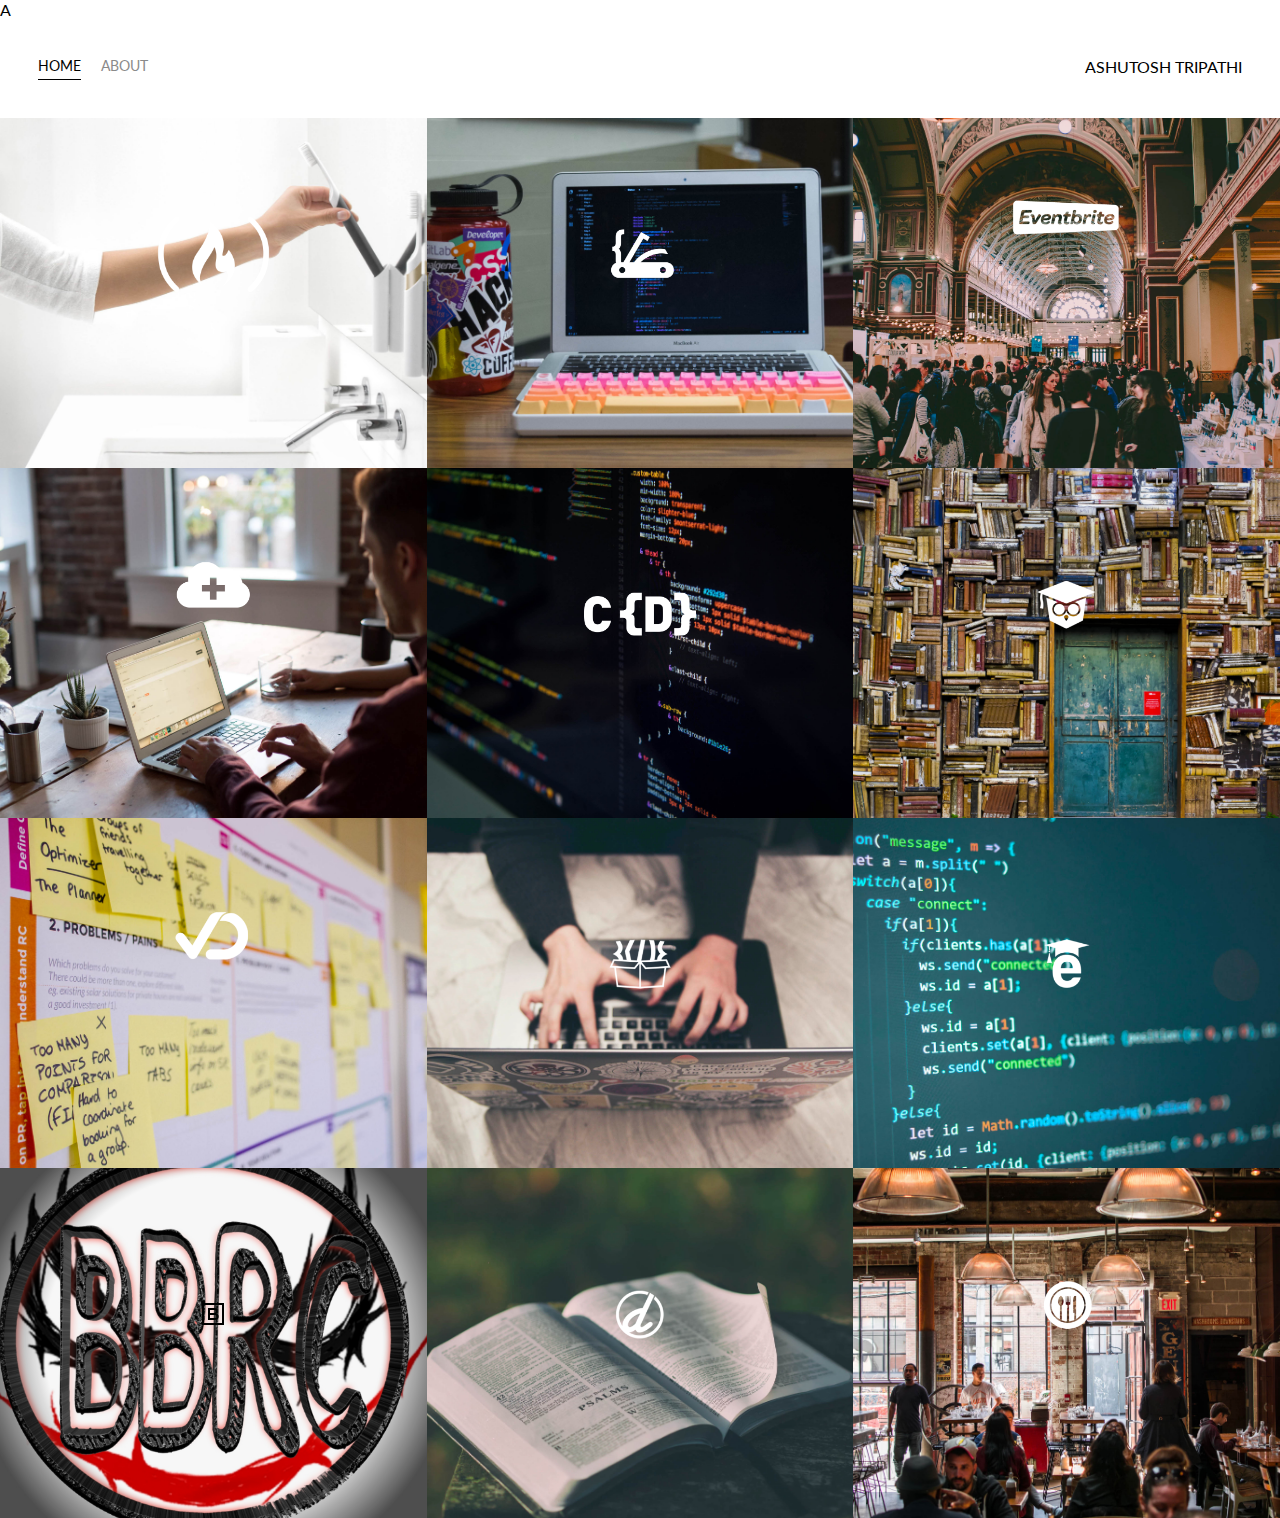
<file: index.html>
A<!DOCTYPE html>
<html lang='en'>

<head>
  <meta charset='UTF-8'>
  <title>Portfolio Homepage</title>
  <link href="https://fonts.googleapis.com/css?family=Lato" rel="stylesheet">
  <link rel="stylesheet" href="styles.css">
</head>

<body>
  <div class="container">
    <div class="nav-wrapper">
      <div class="left-side">
        <div class="nav-link-wrapper active-nav-link">
          <a href="index.html">Home</a>
        </div>

        <div class="nav-link-wrapper">
          <a href="about.html">About</a>
        </div>
      </div>

      <div class="right-side">
        <div class="brand">
          ASHUTOSH TRIPATHI
        </div>
      </div>
    </div>

    <div class="content-wrapper">
      <div class="portfolio-items-wrapper">

        <div class="portfolio-item-wrapper">
          <div class="portfolio-img-background" style="background-image:url(images/portfolio1.jpg)"></div>

          <div class="img-text-wrapper">
            <div class="logo-wrapper">
              <img src="images/logos/quip.png" alt="">
            </div>

            <div class="subtitle">I learnt the little bit of web development from freecodecamp.</div>
          </div>
        </div>

        <div class="portfolio-item-wrapper">
          <div class="portfolio-img-background" style="background-image:url(images/portfolio2.jpg)"></div>
          <div class="img-text-wrapper">
            <div class="logo-wrapper">
              <img src="images/logos/devcamp.png" alt="">
            </div>

            <div class="subtitle">Devcamp is a Coding bootcamp and learning management system.</div>
          </div>
        </div>

        <div class="portfolio-item-wrapper">
          <div class="portfolio-img-background" style="background-image:url(images/portfolio3.jpg)"></div>
          <div class="img-text-wrapper">
            <div class="logo-wrapper">
              <img src="images/logos/eventbrite.png" alt="">
            </div>

            <div class="subtitle">Eventbrite is the leading event management platform on the web with millions of individuals utilizing their applications
              to find, register or, and management events in numerous industries.</div>
          </div>
        </div>

        <div class="portfolio-item-wrapper">
          <div class="portfolio-img-background" style="background-image:url(images/portfolio4.jpg)"></div>
          <div class="img-text-wrapper">
            <div class="logo-wrapper">
              <img src="images/logos/shop-hacker.png" alt="">
            </div>

            <div class="subtitle">Shop Hacker allows you to easily import digital products such as elearning courses, software, and games directly
              into your ecommerce store.</div>
          </div>
        </div>

        <div class="portfolio-item-wrapper">
          <div class="portfolio-img-background" style="background-image:url(images/portfolio5.jpg)"></div>
          <div class="img-text-wrapper">
            <div class="logo-wrapper">
              <img src="images/logos/crondose.png" alt="">
            </div>

            <div class="subtitle">Crondose is an Online tutorials and productivity tips.</div>
          </div>
        </div>

        <div class="portfolio-item-wrapper">
          <div class="portfolio-img-background" style="background-image:url(images/portfolio6.jpg)"></div>
          <div class="img-text-wrapper">
            <div class="logo-wrapper">
              <img src="images/logos/dailysmarty.png" alt="">
            </div>

            <div class="subtitle">Dailysmarty helps you Keep track of what you learn every day.</div>
          </div>
        </div>

        <div class="portfolio-item-wrapper">
          <div class="portfolio-img-background" style="background-image:url(images/portfolio7.jpg)"></div>
          <div class="img-text-wrapper">
            <div class="logo-wrapper">
              <img src="images/logos/dashtrack.png" alt="">
            </div>

            <div class="subtitle"> What you track improves. DashTrack is a journal that makes it easy to track your daily tasks and make the most
              of your time each day.</div>
          </div>
        </div>

        <div class="portfolio-item-wrapper">
          <div class="portfolio-img-background" style="background-image:url(images/portfolio8.jpg)"></div>
          <div class="img-text-wrapper">
            <div class="logo-wrapper">
              <img src="images/logos/devtrunk.png" alt="">
            </div>

            <div class="subtitle">Devtrunk is an  Online shop for developer happiness.</div>
          </div>
        </div>

        <div class="portfolio-item-wrapper">
          <div class="portfolio-img-background" style="background-image:url(images/portfolio9.jpg)"></div>
          <div class="img-text-wrapper">
            <div class="logo-wrapper">
              <img src="images/logos/edutechional.png" alt="">
            </div>

            <div class="subtitle"> edutechional is an Online technology tutorials.</div>
          </div>
        </div>

        <div class="portfolio-item-wrapper">
          <div class="portfolio-img-background" style="background-image:url(images/portfolio10.jpg)"></div>
          <div class="img-text-wrapper">
            <div class="logo-wrapper">
              <img src="images/logos/ministry-safe.png" alt="">
            </div>

            <div class="subtitle">I work for an anonymous organization named BBRC .  </div>
          </div>
        </div>

        <div class="portfolio-item-wrapper">
          <div class="portfolio-img-background" style="background-image:url(images/portfolio11.jpg)"></div>
          <div class="img-text-wrapper">
            <div class="logo-wrapper">
              <img src="images/logos/open-devos.png" alt="">
            </div>

            <div class="subtitle"> Open devos Publish and share daily devotionals.</div>
          </div>
        </div>

        <div class="portfolio-item-wrapper">
          <div class="portfolio-img-background" style="background-image:url(images/portfolio12.jpg)"></div>
          <div class="img-text-wrapper">
            <div class="logo-wrapper">
              <img src="images/logos/toastability.png" alt="">
            </div>

            <div class="subtitle">Toastability is an Easy way to manage the digital life of your bar or restaurant.</div>
          </div>
        </div>

      </div>
    </div>
  </div>

</body>

<script>
  const portfolioItems = document.querySelectorAll('.portfolio-item-wrapper');

  portfolioItems.forEach(portfolioItem => {
    portfolioItem.addEventListener('mouseover', () => {
      console.log(portfolioItem.childNodes[1].classList)
      portfolioItem.childNodes[1].classList.add('image-blur');
    });

    portfolioItem.addEventListener('mouseout', () => {
      console.log(portfolioItem.childNodes[1].classList)
      portfolioItem.childNodes[1].classList.remove('image-blur');
    });
  });

</script>

</html>
</file>
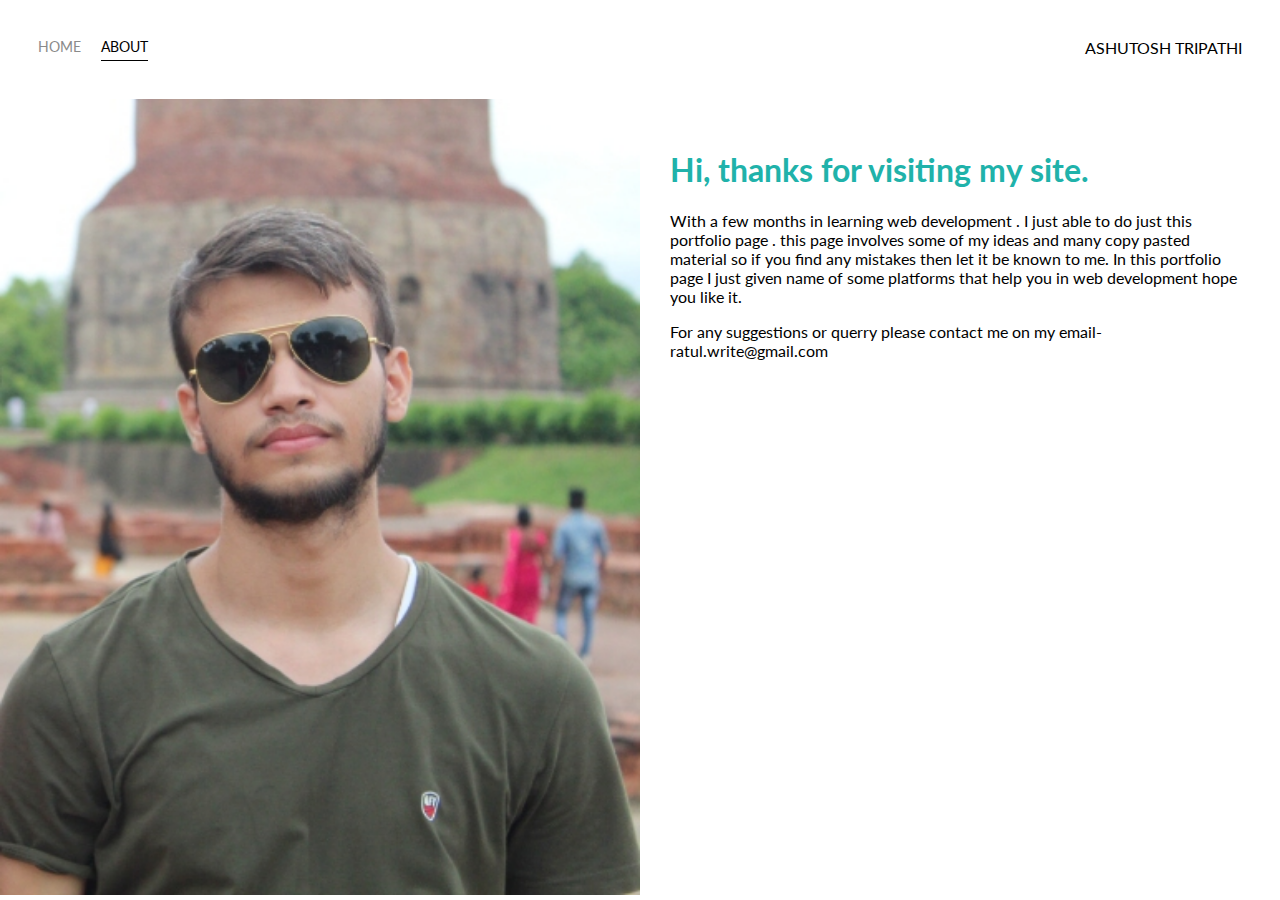
<file: about.html>
<!DOCTYPE html>
<html lang='en'>

<head>
  <meta charset='UTF-8'>
  <title>Portfolio Homepage</title>
  <link href="https://fonts.googleapis.com/css?family=Lato" rel="stylesheet">
  <link rel="stylesheet" href="styles.css">
</head>

<body>
  <div class="container">
    <div class="nav-wrapper">
      <div class="left-side">
        <div class="nav-link-wrapper">
          <a href="index.html">Home</a>
        </div>

        <div class="nav-link-wrapper active-nav-link">
          <a href="about.html">About</a>
        </div>
      </div>

      <div class="right-side">
        <div class="brand">
          ASHUTOSH TRIPATHI
        </div>
      </div>
    </div>

    <div class="content-wrapper">
      <div class="two-column-wrapper">
        <div class="profile-image-wrapper">
          <img src="images/profile.jpg" alt="">
        </div>

        <div class="profile-content-wrapper">
          <h1>Hi, thanks for visiting my site.</h1>
          <p>With a few months in learning web development . I just able to do just this portfolio page . this page involves some of my ideas and many copy pasted material so if you 
             find any mistakes then let it be known to me. In this portfolio page I just given name of some platforms that help you in web development hope you like it.

          </p> For any suggestions or querry please contact me on my email-ratul.write@gmail.com


          <p> 
          </p>
        </div>
      </div>
    </div>
  </div>

</body>

</html>
</file>
<file: styles.css>
body {
    font-family: "Lato", sans-serif;
    margin: 0px;
  }
  
  .container {
    display: grid;
    grid-template-columns: 1fr;
  }
  
  .nav-wrapper {
    display: flex;
    justify-content: space-between;
    padding: 38px;
  }
  
  .left-side {
    display: flex;
  }
  
  .nav-wrapper > .left-side > div {
    margin-right: 20px;
    text-transform: uppercase;
    font-size: 0.9rem;
  }
  
  .nav-link-wrapper {
    height: 22px;
    border-bottom: 1px solid transparent;
    transition: border-bottom 0.5s;
  }
  
  .active-nav-link {
    border-bottom: 1px solid black;
  }
  
  .active-nav-link a {
    color: black !important;
  }
  
  .nav-link-wrapper a {
    color: #8a8a8a;
    text-decoration: none;
    transition: color 0.5s;
  }
  
  .nav-link-wrapper:hover {
    border-bottom: 1px solid black;
  }
  
  .nav-link-wrapper a:hover {
    color: black;
  }
  
  .portfolio-items-wrapper {
    display: grid;
    grid-template-columns: 1fr 1fr 1fr;
  }
  
  .portfolio-item-wrapper {
    position: relative;
  }
  
  .portfolio-img-background {
    background-size: cover;
    background-position: center;
    background-repeat: no-repeat;
    height: 350px;
    width: 100%;
  }
  
  .img-text-wrapper {
    position: absolute;
    top: 0;
    display: flex;
    flex-direction: column;
    justify-content: center;
    align-items: center;
    height: 100%;
    text-align: center;
    padding-left: 100px;
    padding-right: 100px;
  }
  
  .img-text-wrapper .subtitle {
    transition: 1s;
    color: transparent;
  }
  
  .image-blur {
    transition: 1s;
    filter: brightness(10%);
  }
  
  .img-text-wrapper:hover .subtitle {
    color: lightseagreen;
    font-weight: 600;
  }
  
  .logo-wrapper img {
    width: 50%;
    margin-bottom: 20px;
  }
  
  .two-column-wrapper {
    display: grid;
    grid-template-columns: 1fr 1fr;
  }
  
  .profile-image-wrapper img {
    width: 100%;
  }
  
  .profile-content-wrapper {
    padding: 30px;
  }
  
  .profile-content-wrapper h1 {
    color: lightseagreen;
  }
</file>
